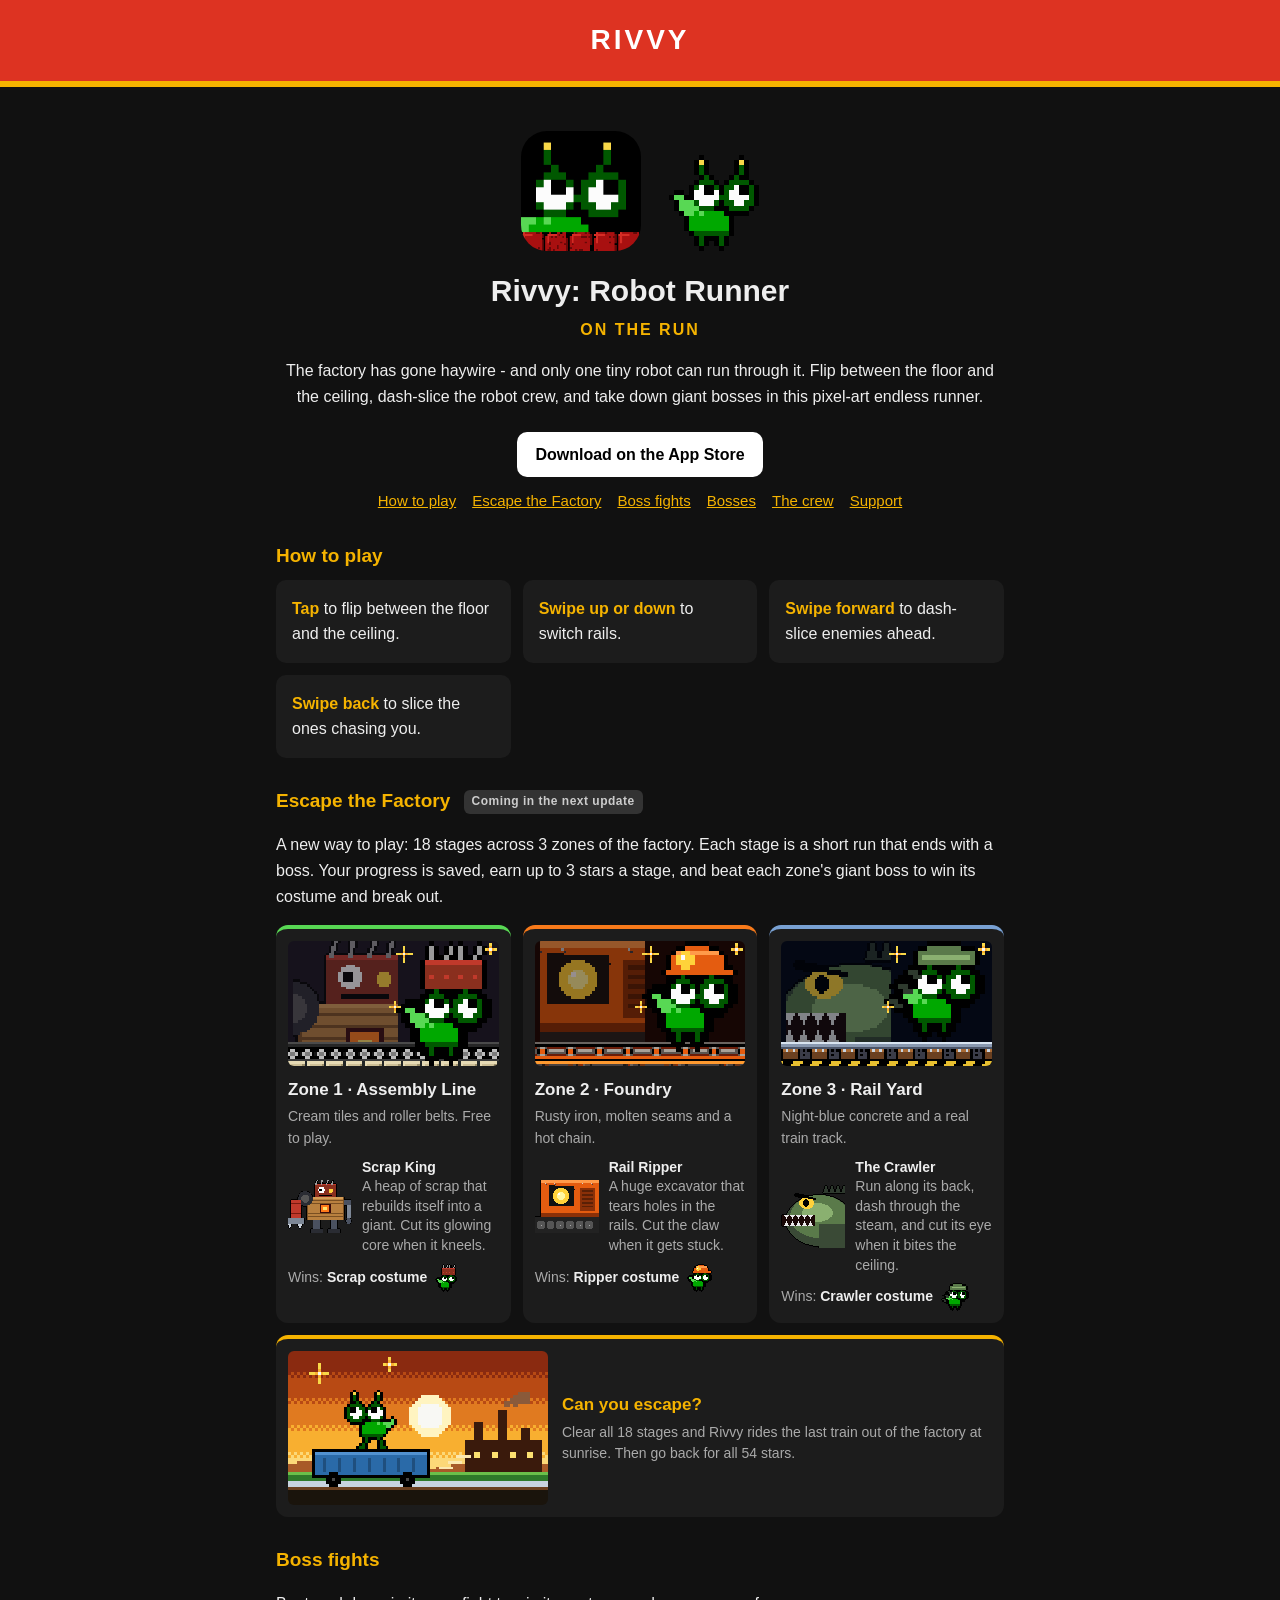
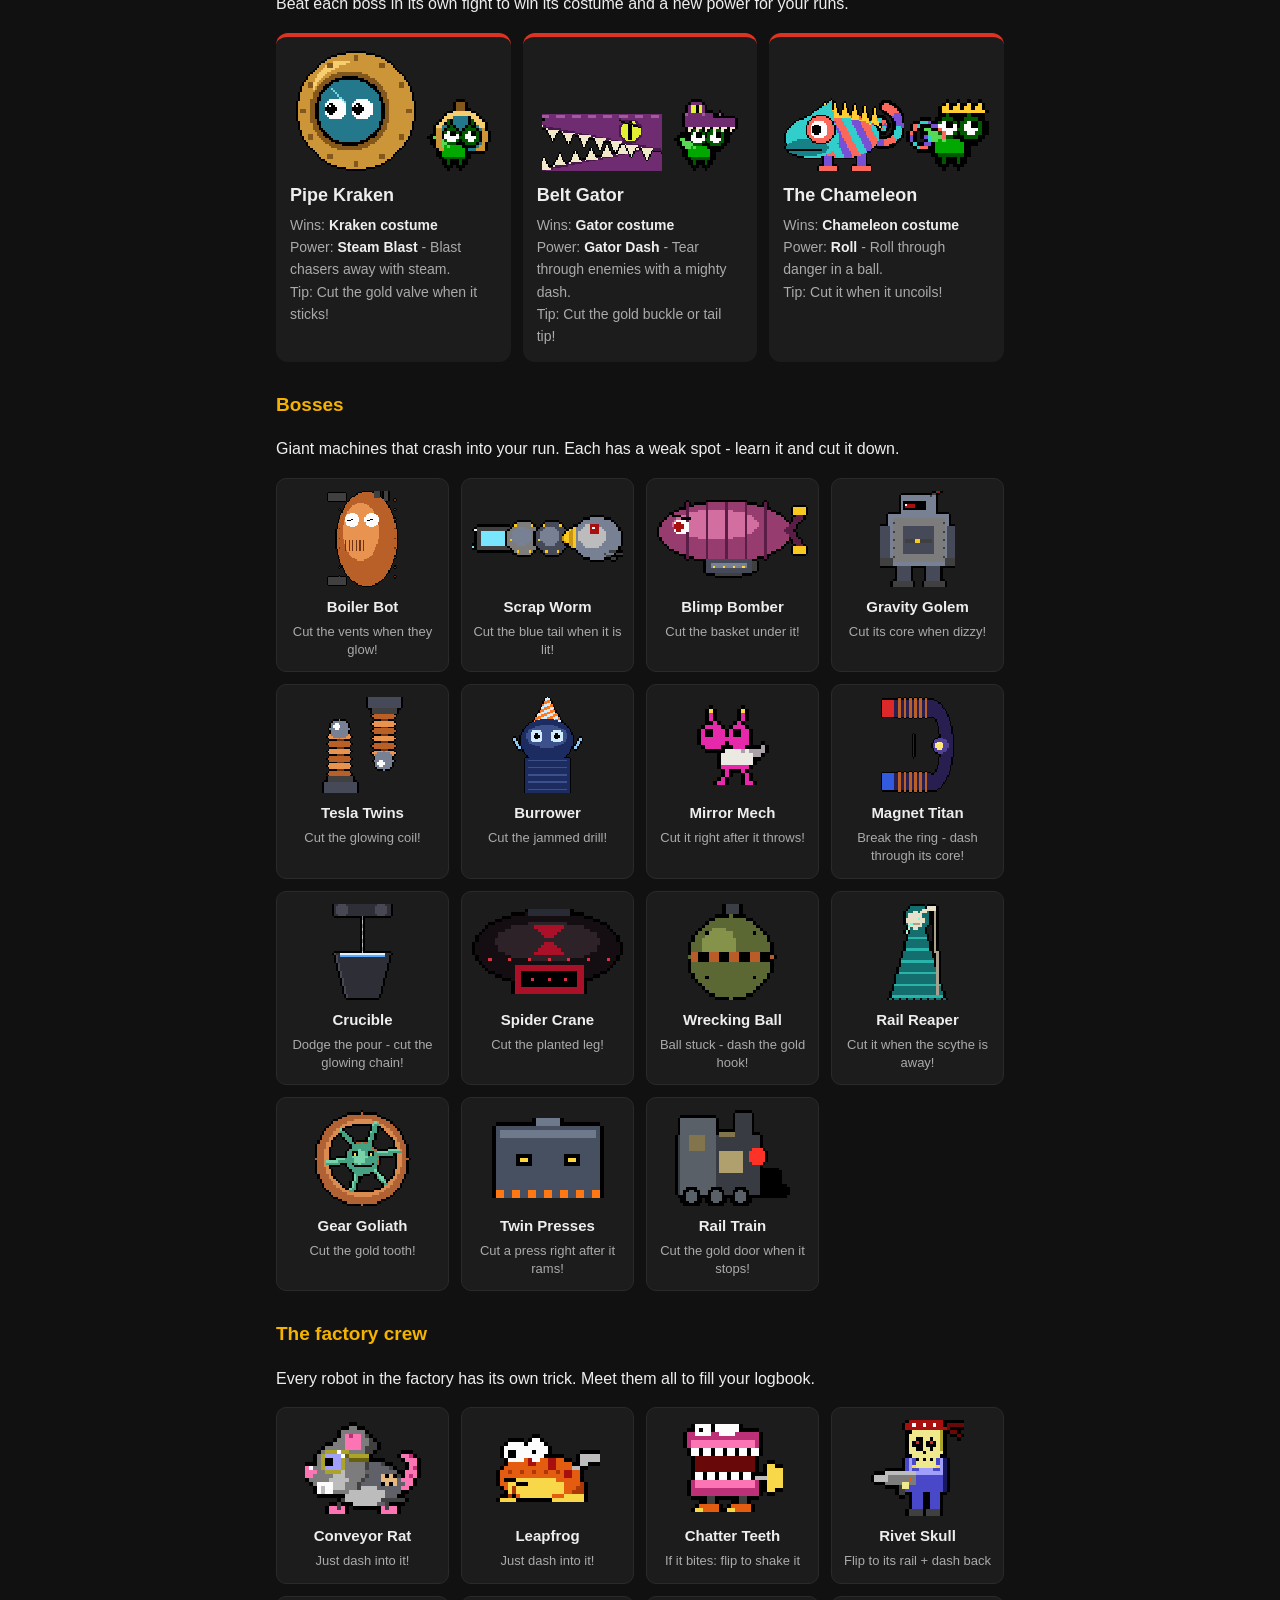
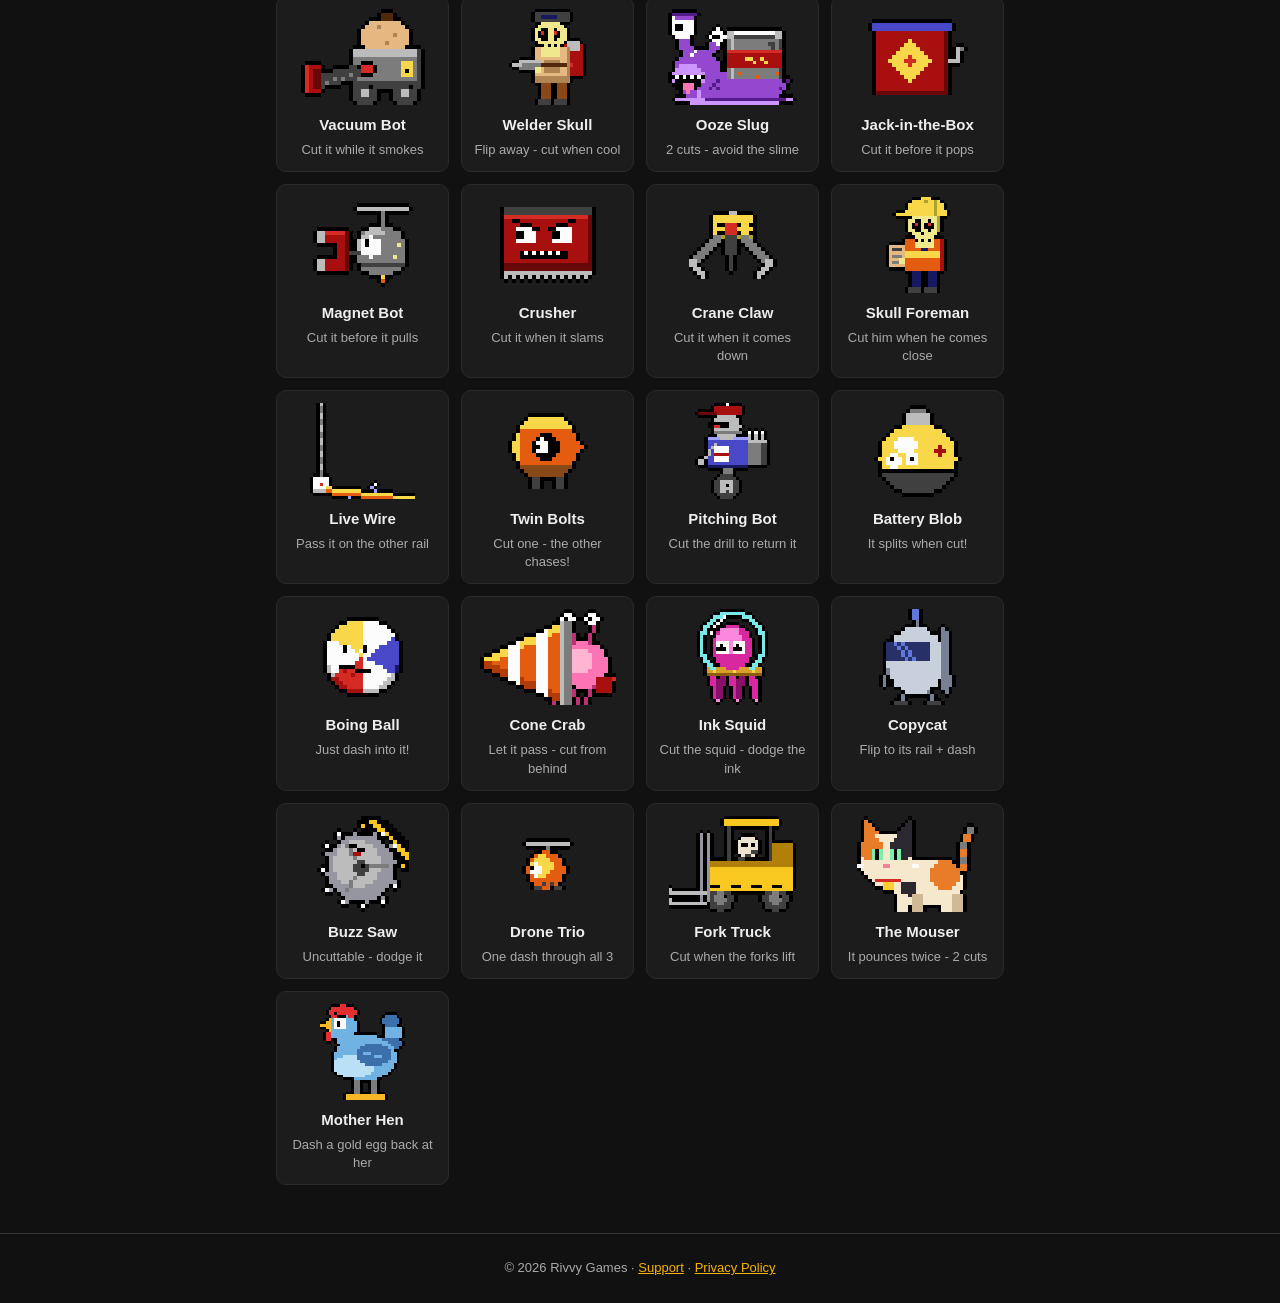
<file: index.html>
<!doctype html><html lang="en"><head><meta charset="utf-8"><meta name="viewport" content="width=device-width,initial-scale=1">
<title>Rivvy: Robot Runner</title>
<meta name="description" content="Rivvy: Robot Runner - flip, dash and slice through a haywire factory in this pixel endless runner for iPhone.">
<link rel="icon" href="icon.png"><link rel="stylesheet" href="style.css"></head><body>
<header><a href="index.html">RIVVY</a></header>
<main>
<section class="hero">
  <div class="pics"><img class="icon" src="icon.png" alt="Rivvy app icon"><img class="bot" src="img/rivvy.png" alt="Rivvy the robot" onerror="this.remove()"></div>
  <h1>Rivvy: Robot Runner</h1>
  <div class="tag">ON THE RUN</div>
  <p>The factory has gone haywire - and only one tiny robot can run through it. Flip between the floor and the ceiling,
  dash-slice the robot crew, and take down giant bosses in this pixel-art endless runner.</p>
  <a class="store" href="https://apps.apple.com/app/id6836386149">Download on the App Store</a>
</section>
<nav class="jump"><a href="#play">How to play</a><a href="#stages">Escape the Factory</a><a href="#fights">Boss fights</a><a href="#bosses">Bosses</a><a href="#crew">The crew</a><a href="support.html">Support</a></nav>

<h2 id="play">How to play</h2>
<div class="feats">
  <div class="card"><b>Tap</b> to flip between the floor and the ceiling.</div>
  <div class="card"><b>Swipe up or down</b> to switch rails.</div>
  <div class="card"><b>Swipe forward</b> to dash-slice enemies ahead.</div>
  <div class="card"><b>Swipe back</b> to slice the ones chasing you.</div>
</div>

<h2 id="stages">Escape the Factory <span class="soon-tag">Coming in the next update</span></h2>
<p>A new way to play: 18 stages across 3 zones of the factory. Each stage is a short run that ends with a boss.
Your progress is saved, earn up to 3 stars a stage, and beat each zone's giant boss to win its costume and break out.</p>
<div class="zones">
  <div class="zone z1"><img src="img/zone_1.png" alt="Assembly Line">
    <h3>Zone 1 &middot; Assembly Line</h3><div class="row">Cream tiles and roller belts. Free to play.</div>
    <div class="boss"><img src="img/boss_scrap_king.png" alt="Scrap King"><div><b>Scrap King</b><br>A heap of scrap that rebuilds itself into a giant. Cut its glowing core when it kneels.</div></div>
    <div class="row">Wins: <b>Scrap costume</b> <img class="cos" src="img/costume_scrap.png" alt="Rivvy in the Scrap costume"></div></div>
  <div class="zone z2"><img src="img/zone_2.png" alt="Foundry">
    <h3>Zone 2 &middot; Foundry</h3><div class="row">Rusty iron, molten seams and a hot chain.</div>
    <div class="boss"><img src="img/boss_rail_ripper.png" alt="Rail Ripper"><div><b>Rail Ripper</b><br>A huge excavator that tears holes in the rails. Cut the claw when it gets stuck.</div></div>
    <div class="row">Wins: <b>Ripper costume</b> <img class="cos" src="img/costume_ripper.png" alt="Rivvy in the Ripper costume"></div></div>
  <div class="zone z3"><img src="img/zone_3.png" alt="Rail Yard">
    <h3>Zone 3 &middot; Rail Yard</h3><div class="row">Night-blue concrete and a real train track.</div>
    <div class="boss"><img src="img/boss_crawler.png" alt="The Crawler"><div><b>The Crawler</b><br>Run along its back, dash through the steam, and cut its eye when it bites the ceiling.</div></div>
    <div class="row">Wins: <b>Crawler costume</b> <img class="cos" src="img/costume_crawler.png" alt="Rivvy in the Crawler costume"></div></div>
</div>
<div class="escape"><img src="img/escape.png" alt="Rivvy riding the last train out at sunrise">
  <div><h3>Can you escape?</h3>Clear all 18 stages and Rivvy rides the last train out of the factory at sunrise. Then go back for all 54 stars.</div></div>

<h2 id="fights">Boss fights</h2>
<p>Beat each boss in its own fight to win its costume and a new power for your runs.</p>
<div class="fights" id="fightList"></div>

<h2 id="bosses">Bosses</h2>
<p>Giant machines that crash into your run. Each has a weak spot - learn it and cut it down.</p>
<div class="grid" id="bossList"></div>

<h2 id="crew">The factory crew</h2>
<p>Every robot in the factory has its own trick. Meet them all to fill your logbook.</p>
<div class="grid" id="crewList"></div>
</main>
<footer>&copy; 2026 Rivvy Games &middot; <a href="support.html">Support</a> &middot; <a href="privacy.html">Privacy Policy</a></footer>
<script>
// Names and tips come from the game (TunnelBoss.Titles/Tips, FactoryCrew.Name/Tip); pictures from Unity's "Export Website Art".
const cap = s => s.toLowerCase().replace(/(^|[\s-])\S/g, m => m.toUpperCase()).replace(/\bIt\b/g,"it");
const tip = s => s.charAt(0) + s.slice(1).toLowerCase();
const slug = s => s.toLowerCase().replace("the ","").replace(/ /g,"_").replace(/-/g,"_");
function tile(img, name, text){
  return `<div class="tile"><div class="art"><img src="${img}" alt="${name}" loading="lazy" onerror="this.style.visibility='hidden'"></div>
    <div class="name">${name}</div>${text ? `<div class="tip">${text}</div>` : ""}</div>`;
}
const fights = [
  ["PIPE KRAKEN","kraken","Kraken","Steam Blast","Blast chasers away with steam.","CUT THE GOLD VALVE WHEN IT STICKS!"],
  ["BELT GATOR","gator","Gator","Gator Dash","Tear through enemies with a mighty dash.","CUT THE GOLD BUCKLE OR TAIL TIP!"],
  ["THE CHAMELEON","chameleon","Chameleon","Roll","Roll through danger in a ball.","CUT IT WHEN IT UNCOILS!"],
];
document.getElementById("fightList").innerHTML = fights.map(([t,c,cn,ab,abt,hint]) =>
  `<div class="fight"><div class="pair"><img src="img/boss_${slug(t)}.png" alt="${cap(t)}" onerror="this.style.visibility='hidden'">
   <img class="bot" src="img/costume_${c}.png" alt="Rivvy in the ${cn} costume" onerror="this.style.visibility='hidden'"></div>
   <h3>${cap(t)}</h3><div class="row">Wins: <b>${cn} costume</b></div><div class="row">Power: <b>${ab}</b> - ${abt}</div>
   <div class="row">Tip: ${tip(hint)}</div></div>`).join("");
const bosses = [
  ["BOILER BOT","CUT THE VENTS WHEN THEY GLOW!"],["SCRAP WORM","CUT THE BLUE TAIL WHEN IT IS LIT!"],
  ["BLIMP BOMBER","CUT THE BASKET UNDER IT!"],["GRAVITY GOLEM","CUT ITS CORE WHEN DIZZY!"],["TESLA TWINS","CUT THE GLOWING COIL!"],
  ["BURROWER","CUT THE JAMMED DRILL!"],["MIRROR MECH","CUT IT RIGHT AFTER IT THROWS!"],["MAGNET TITAN","BREAK THE RING - DASH THROUGH ITS CORE!"],
  ["CRUCIBLE","DODGE THE POUR - CUT THE GLOWING CHAIN!"],["SPIDER CRANE","CUT THE PLANTED LEG!"],
  ["WRECKING BALL","BALL STUCK - DASH THE GOLD HOOK!"],["RAIL REAPER","CUT IT WHEN THE SCYTHE IS AWAY!"],["GEAR GOLIATH","CUT THE GOLD TOOTH!"],
  ["TWIN PRESSES","CUT A PRESS RIGHT AFTER IT RAMS!"],["RAIL TRAIN","CUT THE GOLD DOOR WHEN IT STOPS!"],
];
document.getElementById("bossList").innerHTML = bosses.map(([t,h]) => tile(`img/boss_${slug(t)}.png`, cap(t), tip(h))).join("");
const crew = [
  ["rat","Conveyor Rat",""],["frog","Leapfrog",""],["teeth","Chatter Teeth","IF IT BITES: FLIP TO SHAKE IT"],
  ["riveter","Rivet Skull","FLIP TO ITS RAIL + DASH BACK"],["vacuum","Vacuum Bot","CUT IT WHILE IT SMOKES"],
  ["welder","Welder Skull","FLIP AWAY - CUT WHEN COOL"],["slug","Ooze Slug","2 CUTS - AVOID THE SLIME"],
  ["jack","Jack-in-the-Box","CUT IT BEFORE IT POPS"],["magnet","Magnet Bot","CUT IT BEFORE IT PULLS"],
  ["crusher","Crusher","CUT IT WHEN IT SLAMS"],["claw","Crane Claw","CUT IT WHEN IT COMES DOWN"],
  ["foreman","Skull Foreman","CUT HIM WHEN HE COMES CLOSE"],["wire","Live Wire","PASS IT ON THE OTHER RAIL"],
  ["nut","Twin Bolts","CUT ONE - THE OTHER CHASES!"],["pitcher","Pitching Bot","CUT THE DRILL TO RETURN IT"],
  ["blob","Battery Blob","IT SPLITS WHEN CUT!"],["boing","Boing Ball",""],["crab","Cone Crab","LET IT PASS - CUT FROM BEHIND"],
  ["squid","Ink Squid","CUT THE SQUID - DODGE THE INK"],["copycat","Copycat","FLIP TO ITS RAIL + DASH"],
  ["saw","Buzz Saw","UNCUTTABLE - DODGE IT"],["drone","Drone Trio","ONE DASH THROUGH ALL 3"],["fork","Fork Truck","CUT WHEN THE FORKS LIFT"],
  ["mouser","The Mouser","IT POUNCES TWICE - 2 CUTS"],["hen","Mother Hen","DASH A GOLD EGG BACK AT HER"],
];
document.getElementById("crewList").innerHTML = crew.map(([k,n,h]) => tile(`img/crew_${k}.png`, n, h ? tip(h) : "Just dash into it!")).join("");
</script>
</body></html>
</file>
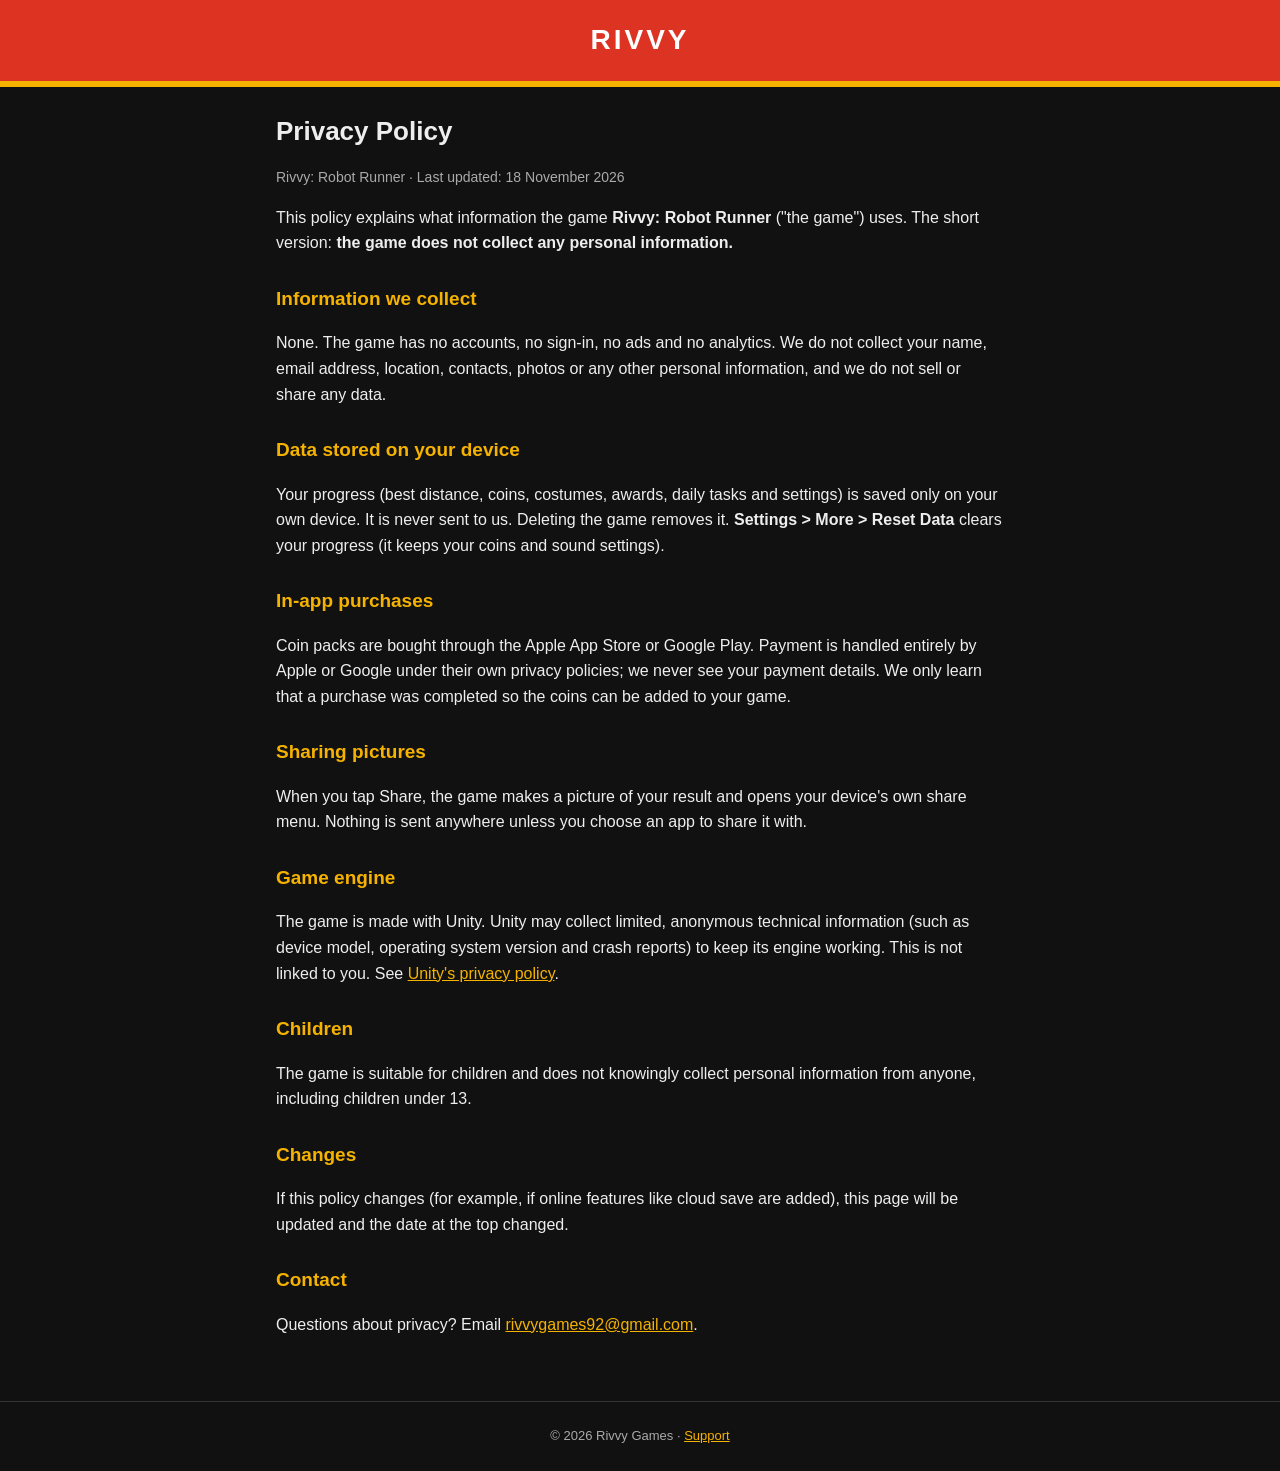
<file: privacy.html>
<!doctype html><html lang="en"><head><meta charset="utf-8"><meta name="viewport" content="width=device-width,initial-scale=1">
<title>Rivvy Privacy Policy</title><link rel="stylesheet" href="style.css"></head><body>
<header><a href="index.html">RIVVY</a></header>
<main>
<h1>Privacy Policy</h1>
<p class="muted">Rivvy: Robot Runner &middot; Last updated: 18 November 2026</p>

<p>This policy explains what information the game <b>Rivvy: Robot Runner</b> ("the game") uses. The short version:
<b>the game does not collect any personal information.</b></p>

<h2>Information we collect</h2>
<p>None. The game has no accounts, no sign-in, no ads and no analytics. We do not collect your name, email address,
location, contacts, photos or any other personal information, and we do not sell or share any data.</p>

<h2>Data stored on your device</h2>
<p>Your progress (best distance, coins, costumes, awards, daily tasks and settings) is saved only on your own device.
It is never sent to us. Deleting the game removes it. <b>Settings &gt; More &gt; Reset Data</b> clears your progress (it keeps your coins and sound settings).</p>

<h2>In-app purchases</h2>
<p>Coin packs are bought through the Apple App Store or Google Play. Payment is handled entirely by Apple or Google under
their own privacy policies; we never see your payment details. We only learn that a purchase was completed so the coins can be
added to your game.</p>

<h2>Sharing pictures</h2>
<p>When you tap Share, the game makes a picture of your result and opens your device's own share menu. Nothing is sent
anywhere unless you choose an app to share it with.</p>

<h2>Game engine</h2>
<p>The game is made with Unity. Unity may collect limited, anonymous technical information (such as device model, operating
system version and crash reports) to keep its engine working. This is not linked to you. See
<a href="https://unity.com/legal/game-player-and-app-user-privacy-policy">Unity's privacy policy</a>.</p>

<h2>Children</h2>
<p>The game is suitable for children and does not knowingly collect personal information from anyone, including children
under 13.</p>

<h2>Changes</h2>
<p>If this policy changes (for example, if online features like cloud save are added), this page will be updated and the
date at the top changed.</p>

<h2>Contact</h2>
<p>Questions about privacy? Email <a href="mailto:rivvygames92@gmail.com">rivvygames92@gmail.com</a>.</p>
</main>
<footer>&copy; 2026 Rivvy Games &middot; <a href="support.html">Support</a></footer>
</body></html>
</file>
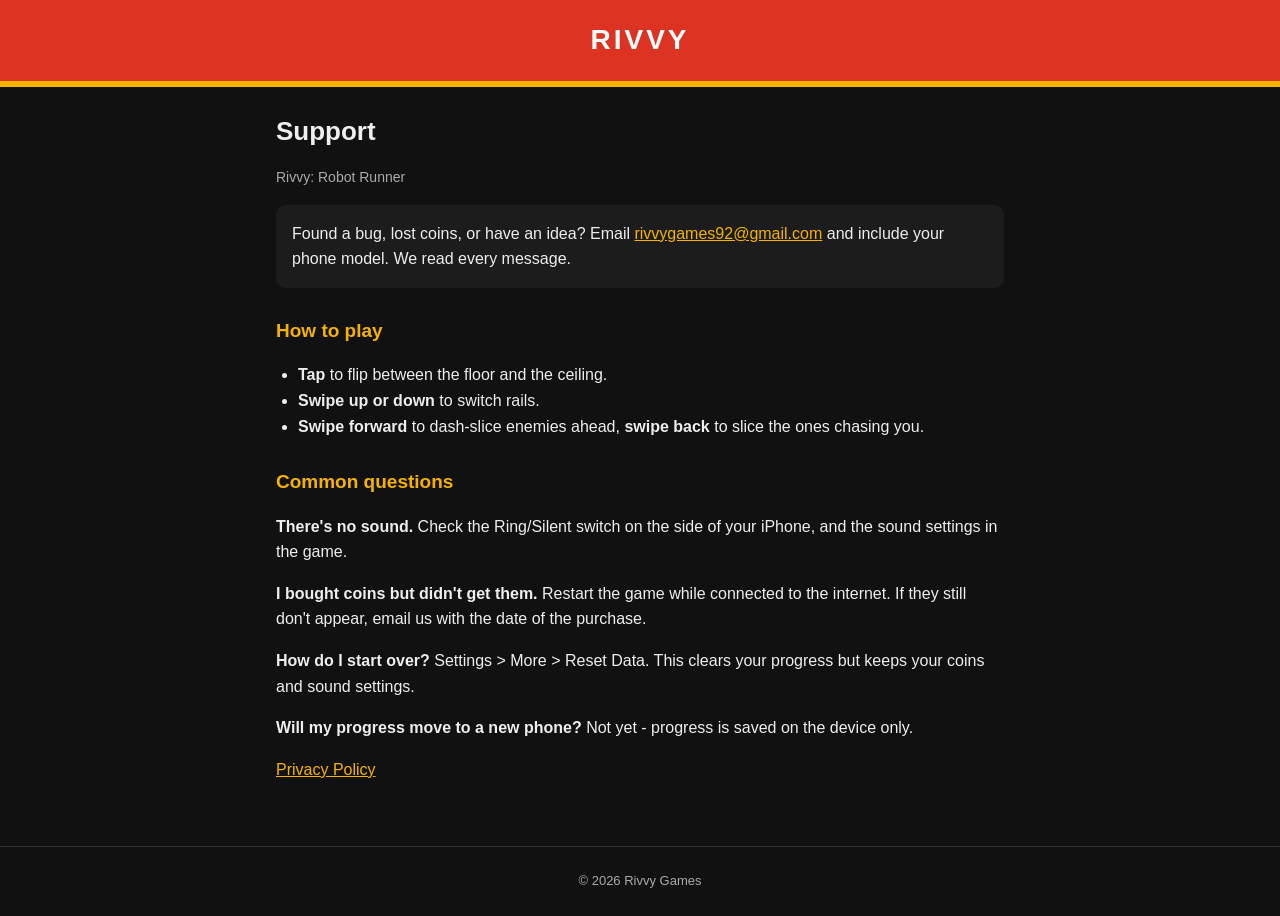
<file: support.html>
<!doctype html><html lang="en"><head><meta charset="utf-8"><meta name="viewport" content="width=device-width,initial-scale=1">
<title>Rivvy Support</title><link rel="stylesheet" href="style.css"></head><body>
<header><a href="index.html">RIVVY</a></header>
<main>
<h1>Support</h1>
<p class="muted">Rivvy: Robot Runner</p>
<div class="card">Found a bug, lost coins, or have an idea? Email <a href="mailto:rivvygames92@gmail.com">rivvygames92@gmail.com</a>
and include your phone model. We read every message.</div>

<h2>How to play</h2>
<ul>
<li><b>Tap</b> to flip between the floor and the ceiling.</li>
<li><b>Swipe up or down</b> to switch rails.</li>
<li><b>Swipe forward</b> to dash-slice enemies ahead, <b>swipe back</b> to slice the ones chasing you.</li>
</ul>

<h2>Common questions</h2>
<p><b>There's no sound.</b> Check the Ring/Silent switch on the side of your iPhone, and the sound settings in the game.</p>
<p><b>I bought coins but didn't get them.</b> Restart the game while connected to the internet. If they still don't appear,
email us with the date of the purchase.</p>
<p><b>How do I start over?</b> Settings &gt; More &gt; Reset Data. This clears your progress but keeps your coins and sound settings.</p>
<p><b>Will my progress move to a new phone?</b> Not yet - progress is saved on the device only.</p>

<p><a href="privacy.html">Privacy Policy</a></p>
</main>
<footer>&copy; 2026 Rivvy Games</footer>
</body></html>
</file>
<file: style.css>
:root{--bg:#111;--card:#1c1c1c;--text:#eee;--muted:#aaa;--red:#d32;--gold:#f5b300}
*{box-sizing:border-box}
body{margin:0;background:var(--bg);color:var(--text);font:16px/1.6 -apple-system,Helvetica,Arial,sans-serif}
header{background:var(--red);border-bottom:6px solid var(--gold);padding:18px 16px;text-align:center}
header a{color:#fff;text-decoration:none;font-weight:800;font-size:28px;letter-spacing:3px}
main{max-width:760px;margin:0 auto;padding:24px 16px 48px}
h1{font-size:26px;margin:0 0 4px}
h2{font-size:19px;margin:28px 0 6px;color:var(--gold)}
.muted{color:var(--muted);font-size:14px}
a{color:var(--gold)}
ul{padding-left:22px}
.card{background:var(--card);border-radius:10px;padding:16px;margin:16px 0}
footer{text-align:center;color:var(--muted);font-size:13px;padding:24px 16px;border-top:1px solid #333}

/* ---- showcase home page (2026-11-18) ---- */
.hero{text-align:center;padding:12px 0 8px}
.hero .pics{display:flex;justify-content:center;align-items:flex-end;gap:28px;margin:8px 0 16px}
.hero .icon{width:120px;height:120px;border-radius:26px;image-rendering:pixelated}
.hero .bot{height:96px;image-rendering:pixelated}
.hero h1{font-size:30px;margin:0}
.hero .tag{color:var(--gold);font-weight:700;letter-spacing:2px;margin:2px 0 12px}
.store{display:inline-block;background:#fff;color:#000;border-radius:10px;padding:10px 18px;font-weight:700;text-decoration:none;margin-top:6px}
.store.soon{background:#333;color:#ccc}
.feats{display:grid;grid-template-columns:repeat(auto-fit,minmax(200px,1fr));gap:12px;margin:8px 0}
.feats .card{margin:0}
.feats b{color:var(--gold)}
.grid{display:grid;grid-template-columns:repeat(auto-fill,minmax(150px,1fr));gap:12px}
.tile{background:var(--card);border-radius:10px;padding:12px 10px;text-align:center;border:1px solid #2a2a2a}
.tile .art{height:96px;display:flex;align-items:center;justify-content:center;margin-bottom:8px}
.tile img{max-width:100%;max-height:96px;image-rendering:pixelated}
.tile .name{font-weight:700;font-size:15px}
.tile .tip{color:var(--muted);font-size:13px;line-height:1.4;margin-top:4px}
.fights{display:grid;grid-template-columns:repeat(auto-fit,minmax(220px,1fr));gap:12px}
.fight{background:var(--card);border-radius:12px;padding:14px;border-top:4px solid var(--red)}
.fight .pair{display:flex;align-items:flex-end;justify-content:space-around;height:120px;margin-bottom:10px}
.fight .pair img{max-height:120px;max-width:58%;image-rendering:pixelated}
.fight .pair img.bot{max-height:72px}
.fight h3{margin:0 0 4px;font-size:18px}
.fight .row{font-size:14px;color:var(--muted)}
.fight .row b{color:var(--text)}
nav.jump{display:flex;flex-wrap:wrap;justify-content:center;gap:8px 16px;margin:4px 0 8px;font-size:15px}

/* ---- Escape the Factory (stages, 2026-11-21) ---- */
.soon-tag{display:inline-block;background:#333;color:#ccc;font-size:12px;font-weight:700;border-radius:6px;padding:2px 8px;margin-left:8px;vertical-align:middle;letter-spacing:.5px}
.zones{display:grid;grid-template-columns:repeat(auto-fit,minmax(220px,1fr));gap:12px;margin:8px 0}
.zone{background:var(--card);border-radius:12px;padding:12px;border-top:4px solid #58d854}
.zone.z2{border-top-color:#f87a1a}
.zone.z3{border-top-color:#78a0d2}
.zone > img{width:100%;border-radius:6px;image-rendering:pixelated;display:block}
.zone h3{margin:10px 0 2px;font-size:17px}
.zone .row{font-size:14px;color:var(--muted)}
.zone .row b{color:var(--text)}
.zone .boss{display:flex;gap:10px;align-items:center;margin:8px 0;font-size:14px;color:var(--muted);line-height:1.4}
.zone .boss b{color:var(--text)}
.zone .boss img{width:64px;height:64px;object-fit:contain;image-rendering:pixelated;flex:none}
.zone img.cos{height:28px;vertical-align:middle;image-rendering:pixelated;margin-left:4px}
.escape{display:flex;gap:14px;align-items:center;background:var(--card);border-radius:12px;padding:12px;margin:12px 0;border-top:4px solid var(--gold)}
.escape img{width:44%;max-width:260px;border-radius:6px;image-rendering:pixelated;flex:none}
.escape h3{margin:0 0 4px;font-size:17px;color:var(--gold)}
.escape div{font-size:14px;color:var(--muted);line-height:1.5}
@media (max-width:480px){.escape{flex-direction:column}.escape img{width:100%;max-width:none}}
</file>
